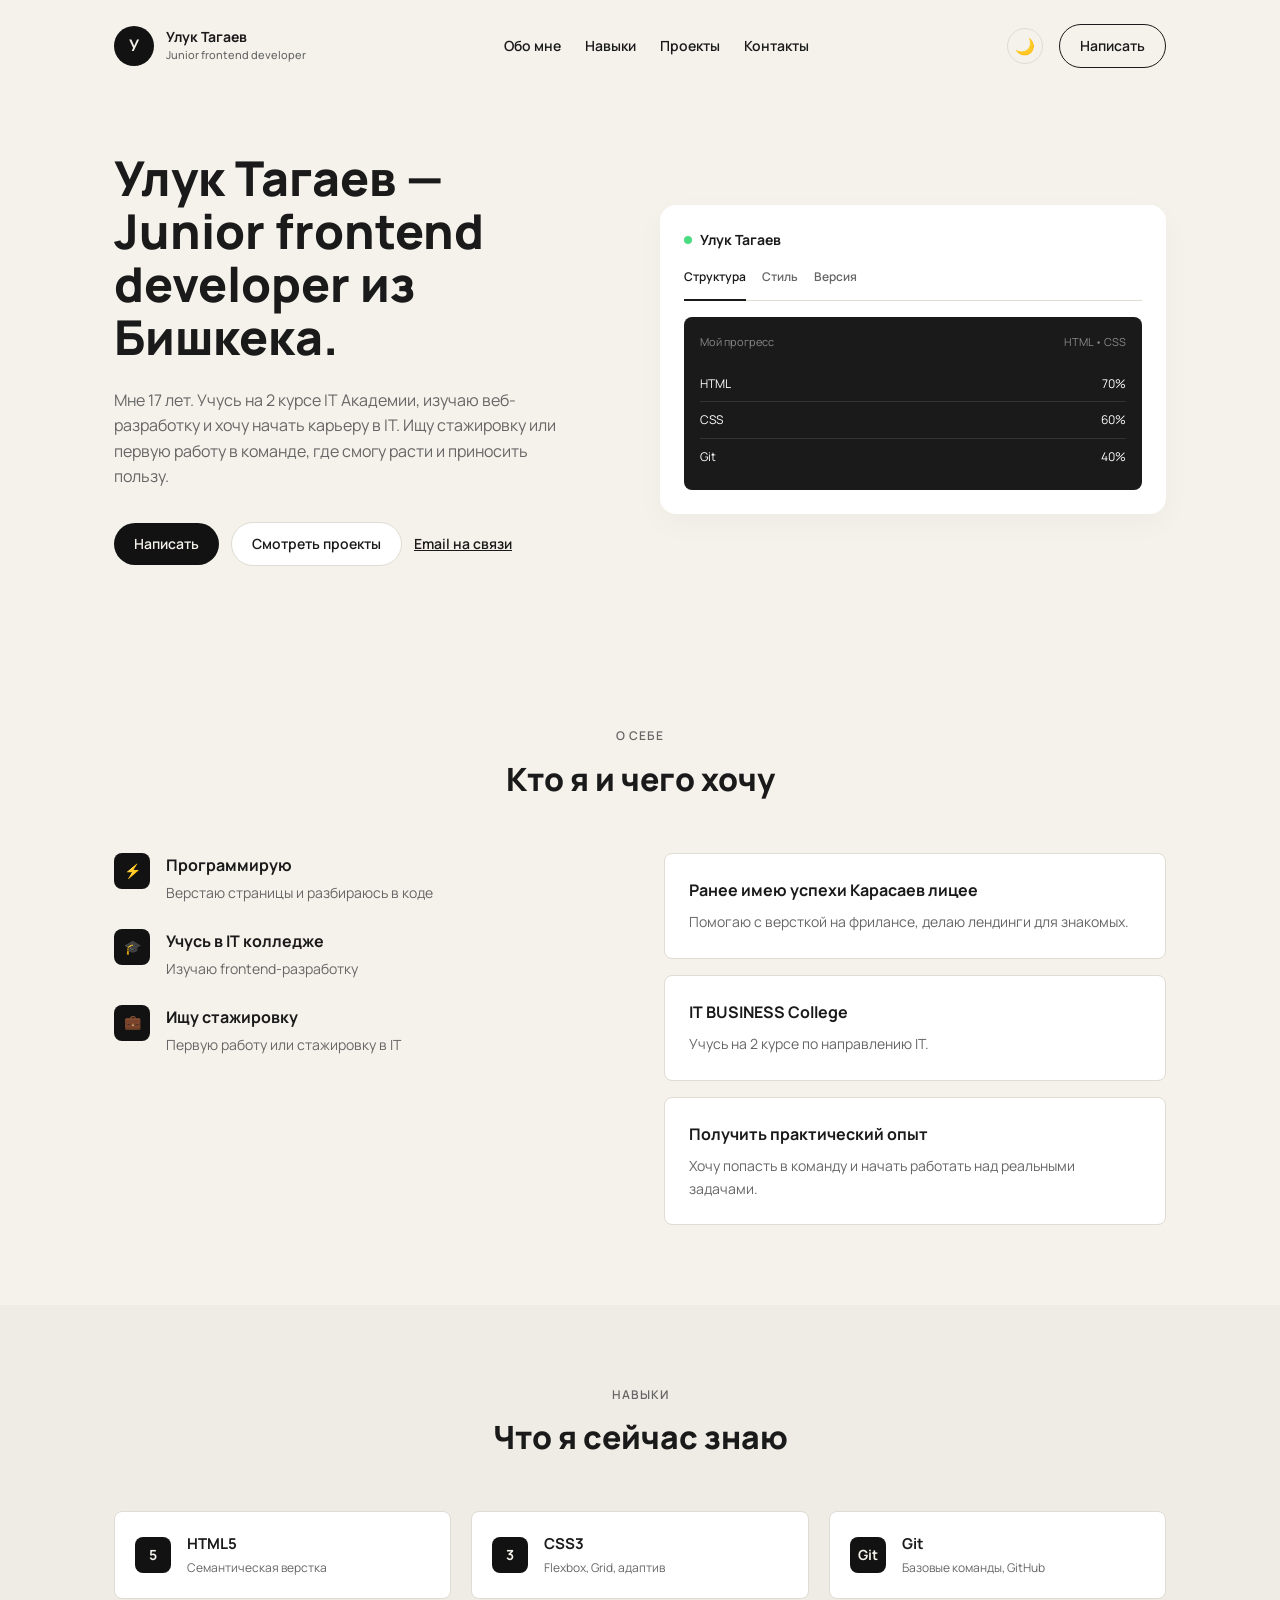
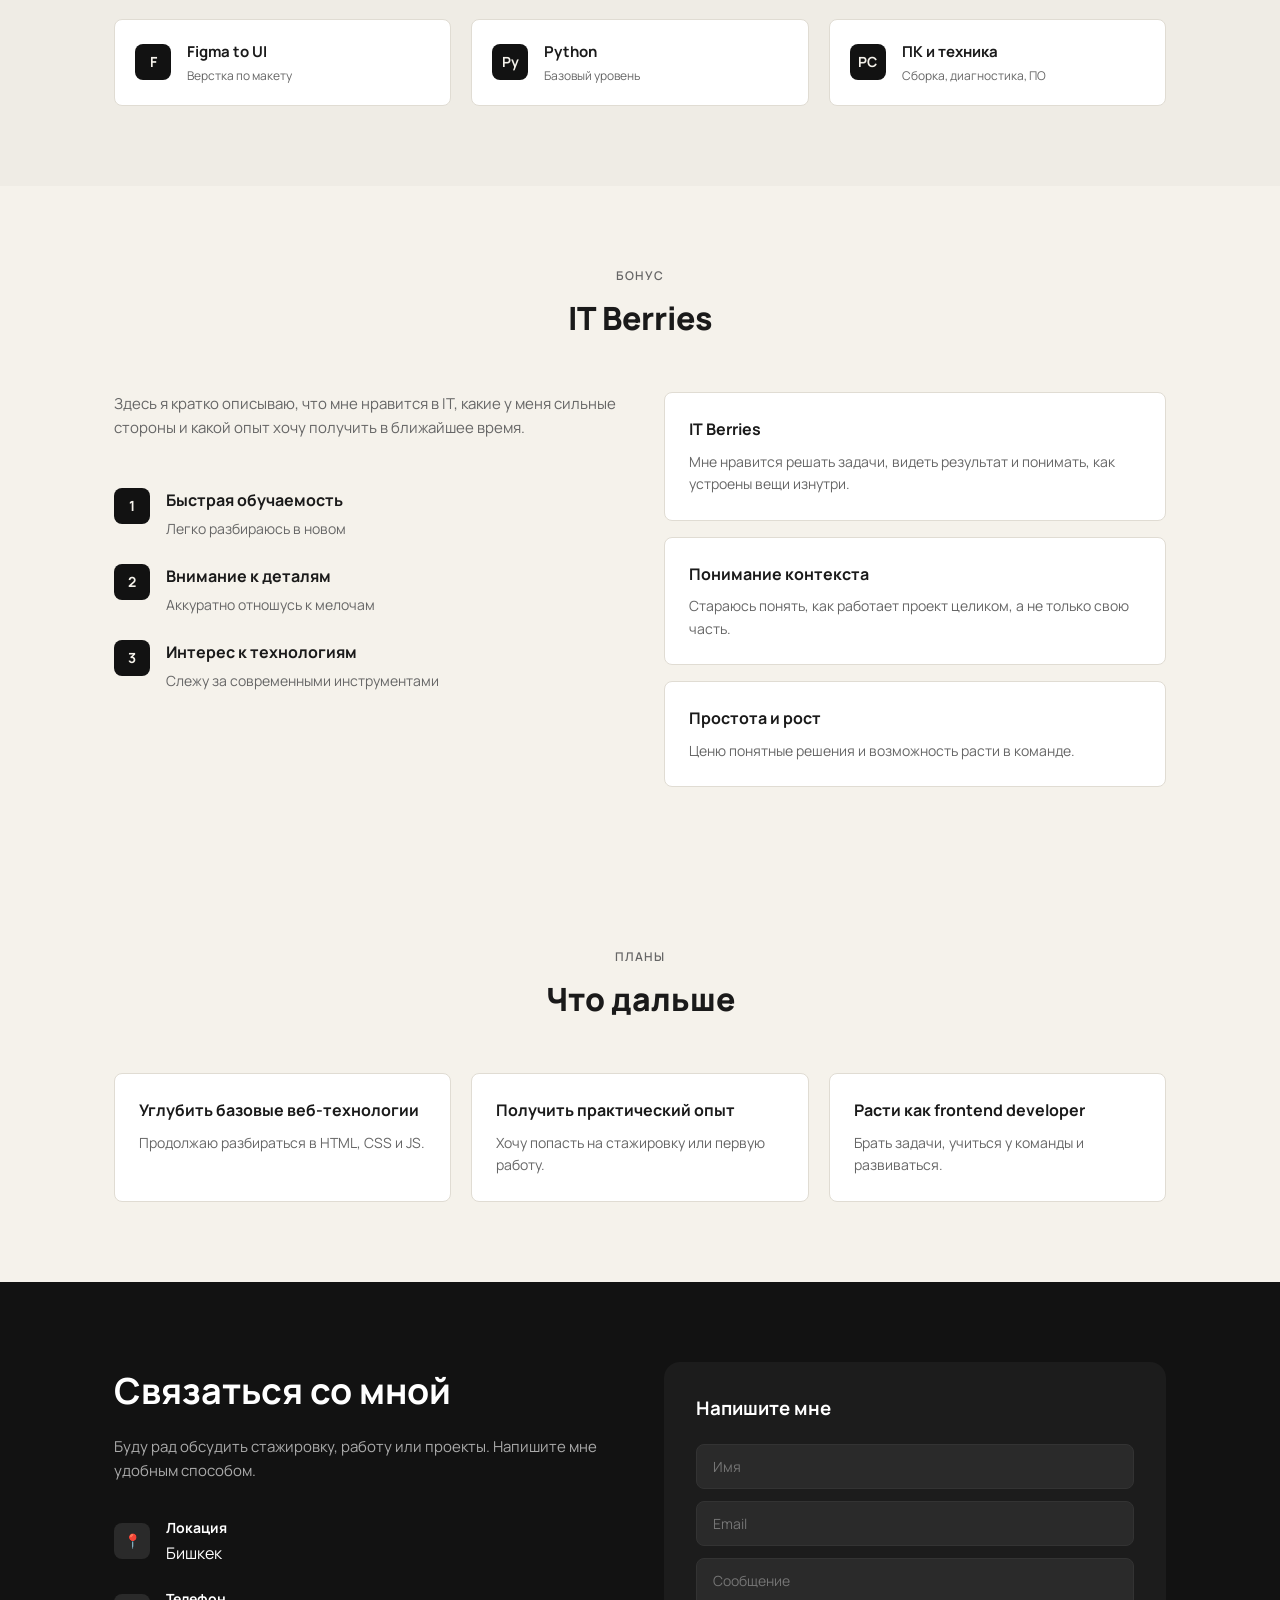
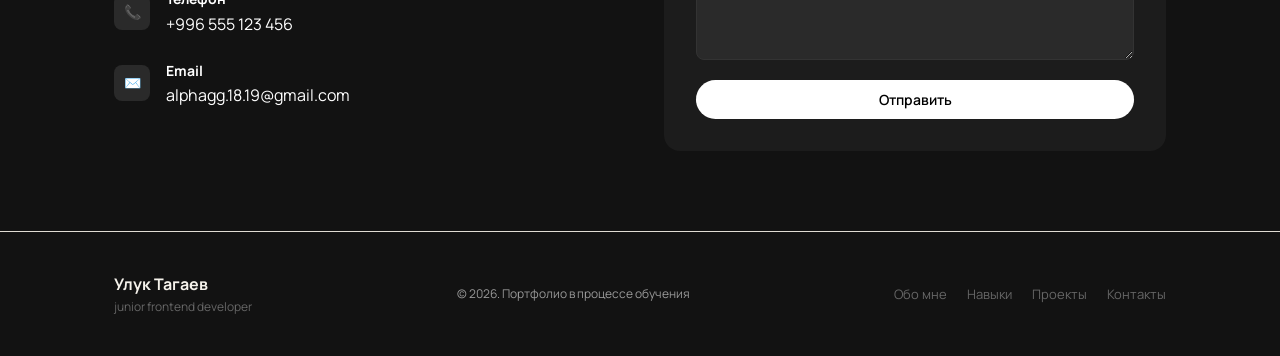
<file: index.html>
<!DOCTYPE html>
<html lang="ru">
  <head>
    <meta charset="UTF-8" />
    <meta name="viewport" content="width=device-width, initial-scale=1.0" />
    <title>Улук Тагаев — Junior Frontend Developer</title>
    <link rel="stylesheet" href="style.css" />
    <link rel="preconnect" href="https://fonts.googleapis.com" />
    <link rel="preconnect" href="https://fonts.gstatic.com" crossorigin />
    <link
      href="https://fonts.googleapis.com/css2?family=Manrope:wght@400;500;600;700;800&display=swap"
      rel="stylesheet"
    />
<link rel="icon" href="data:image/svg+xml,<svg xmlns=%22http://www.w3.org/2000/svg%22 viewBox=%220 0 100 100%22><text y=%22.9em%22 font-size=%2290%22>💻</text></svg>">
  </head>
  <body>
    <header class="header">
      <div class="container header-inner">
        <div class="logo">
          <span class="logo-icon">У</span>
          <span class="logo-text"
            >Улук Тагаев<br /><small>Junior frontend developer</small></span
          >
        </div>
        <button class="burger" id="burgerBtn">☰</button>
        <nav class="nav" id="mainNav">
          <a href="#about">Обо мне</a>
          <a href="#skills">Навыки</a>
          <a href="#projects">Проекты</a>
          <a href="#contacts">Контакты</a>
        </nav>
        <div class="header-actions">
          <button class="theme-toggle" id="themeToggle">🌙</button>
          <a href="#contacts" class="btn btn-outline">Написать</a>
        </div>
      </div>
    </header>

    <main>
      <section class="hero reveal">
        <div class="container hero-grid">
          <div class="hero-content">
            <h1>
              Улук Тагаев —<br />Junior frontend<br />developer из<br />Бишкека.
            </h1>
            <p>
              Мне 17 лет. Учусь на 2 курсе IT Академии, изучаю веб-разработку и
              хочу начать карьеру в IT. Ищу стажировку или первую работу в
              команде, где смогу расти и приносить пользу.
            </p>
            <div class="hero-buttons">
              <a href="#contacts" class="btn btn-dark">Написать</a>
              <a href="#projects" class="btn btn-light">Смотреть проекты</a>
              <a href="#" class="btn btn-link">Email на связи</a>
            </div>
          </div>
          <div class="hero-card">
            <div class="hero-card-header">
              <span class="status-dot"></span> Улук Тагаев
            </div>
            <div class="hero-card-tabs">
              <span class="active">Структура</span>
              <span>Стиль</span>
              <span>Версия</span>
            </div>
            <div class="hero-card-body">
              <div class="mock-window">
                <div class="mock-window-header">
                  <span>Мой прогресс</span>
                  <span>HTML • CSS</span>
                </div>
                <div class="mock-window-content">
                  <div class="mock-line">
                    <span>HTML</span> <span>70%</span>
                  </div>
                  <div class="mock-line"><span>CSS</span> <span>60%</span></div>
                  <div class="mock-line"><span>Git</span> <span>40%</span></div>
                </div>
              </div>
            </div>
          </div>
        </div>
      </section>

      <section id="about" class="section reveal">
        <div class="container">
          <div class="section-title-center">
            <span class="subtitle">О себе</span>
            <h2>Кто я и чего хочу</h2>
          </div>
          <div class="split-layout">
            <div class="split-left">
              <div class="list-item">
                <div class="icon-box">⚡</div>
                <div>
                  <h4>Программирую</h4>
                  <p>Верстаю страницы и разбираюсь в коде</p>
                </div>
              </div>
              <div class="list-item">
                <div class="icon-box">🎓</div>
                <div>
                  <h4>Учусь в IT колледже</h4>
                  <p>Изучаю frontend-разработку</p>
                </div>
              </div>
              <div class="list-item">
                <div class="icon-box">💼</div>
                <div>
                  <h4>Ищу стажировку</h4>
                  <p>Первую работу или стажировку в IT</p>
                </div>
              </div>
            </div>
            <div class="split-right">
              <div class="card">
                <h4>Ранее имею успехи Карасаев лицее</h4>
                <p>
                  Помогаю с версткой на фрилансе, делаю лендинги для знакомых.
                </p>
              </div>
              <div class="card">
                <h4>IT BUSINESS College</h4>
                <p>Учусь на 2 курсе по направлению IT.</p>
              </div>
              <div class="card">
                <h4>Получить практический опыт</h4>
                <p>
                  Хочу попасть в команду и начать работать над реальными
                  задачами.
                </p>
              </div>
            </div>
          </div>
        </div>
      </section>
      <section id="skills" class="section bg-light reveal">
        <div class="container">
          <div class="section-title-center">
            <span class="subtitle">Навыки</span>
            <h2>Что я сейчас знаю</h2>
          </div>
          <div class="grid-3">
            <div class="skill-card">
              <div class="icon-box">5</div>
              <div>
                <h4>HTML5</h4>
                <p>Семантическая верстка</p>
              </div>
            </div>
            <div class="skill-card">
              <div class="icon-box">3</div>
              <div>
                <h4>CSS3</h4>
                <p>Flexbox, Grid, адаптив</p>
              </div>
            </div>
            <div class="skill-card">
              <div class="icon-box">Git</div>
              <div>
                <h4>Git</h4>
                <p>Базовые команды, GitHub</p>
              </div>
            </div>
            <div class="skill-card">
              <div class="icon-box">F</div>
              <div>
                <h4>Figma to UI</h4>
                <p>Верстка по макету</p>
              </div>
            </div>
            <div class="skill-card">
              <div class="icon-box">Py</div>
              <div>
                <h4>Python</h4>
                <p>Базовый уровень</p>
              </div>
            </div>
            <div class="skill-card">
              <div class="icon-box">PC</div>
              <div>
                <h4>ПК и техника</h4>
                <p>Сборка, диагностика, ПО</p>
              </div>
            </div>
          </div>
        </div>
      </section>

      <section class="section reveal">
        <div class="container">
          <div class="section-title-center">
            <span class="subtitle">Бонус</span>
            <h2>IT Berries</h2>
          </div>
          <div class="split-layout">
            <div class="split-left">
              <p class="text-muted">
                Здесь я кратко описываю, что мне нравится в IT, какие у меня
                сильные стороны и какой опыт хочу получить в ближайшее время.
              </p>
              <div class="list-item">
                <div class="icon-box">1</div>
                <div>
                  <h4>Быстрая обучаемость</h4>
                  <p>Легко разбираюсь в новом</p>
                </div>
              </div>
              <div class="list-item">
                <div class="icon-box">2</div>
                <div>
                  <h4>Внимание к деталям</h4>
                  <p>Аккуратно отношусь к мелочам</p>
                </div>
              </div>
              <div class="list-item">
                <div class="icon-box">3</div>
                <div>
                  <h4>Интерес к технологиям</h4>
                  <p>Слежу за современными инструментами</p>
                </div>
              </div>
            </div>
            <div class="split-right">
              <div class="card">
                <h4>IT Berries</h4>
                <p>
                  Мне нравится решать задачи, видеть результат и понимать, как
                  устроены вещи изнутри.
                </p>
              </div>
              <div class="card">
                <h4>Понимание контекста</h4>
                <p>
                  Стараюсь понять, как работает проект целиком, а не только свою
                  часть.
                </p>
              </div>
              <div class="card">
                <h4>Простота и рост</h4>
                <p>Ценю понятные решения и возможность расти в команде.</p>
              </div>
            </div>
          </div>
        </div>
      </section>

      <section class="section reveal">
        <div class="container">
          <div class="section-title-center">
            <span class="subtitle">Планы</span>
            <h2>Что дальше</h2>
          </div>
          <div class="grid-3">
            <div class="card">
              <h4>Углубить базовые веб-технологии</h4>
              <p>Продолжаю разбираться в HTML, CSS и JS.</p>
            </div>
            <div class="card">
              <h4>Получить практический опыт</h4>
              <p>Хочу попасть на стажировку или первую работу.</p>
            </div>
            <div class="card">
              <h4>Расти как frontend developer</h4>
              <p>Брать задачи, учиться у команды и развиваться.</p>
            </div>
          </div>
        </div>
      </section>

      <section id="contacts" class="section section-dark reveal">
        <div class="container contact-grid">
          <div class="contact-info">
            <h2>Связаться со мной</h2>
            <p>
              Буду рад обсудить стажировку, работу или проекты. Напишите мне
              удобным способом.
            </p>
            <div class="contact-details">
              <div class="contact-item">
                <span class="icon-box">📍</span>
                <div><strong>Локация</strong><br />Бишкек</div>
              </div>
              <div class="contact-item">
                <span class="icon-box">📞</span>
                <div><strong>Телефон</strong><br />+996 555 123 456</div>
              </div>
              <div class="contact-item">
                <span class="icon-box">✉️</span>
                <div><strong>Email</strong><br />alphagg.18.19@gmail.com</div>
              </div>
            </div>
          </div>
          <div class="contact-form-wrapper">
            <h3>Напишите мне</h3>
            <form class="contact-form" id="contactForm" novalidate>
              <div class="input-group">
                <input type="text" id="nameInput" placeholder="Имя" />
                <span class="error-msg" id="nameError"></span>
              </div>
              <div class="input-group">
                <input type="email" id="emailInput" placeholder="Email" />
                <span class="error-msg" id="emailError"></span>
              </div>
              <div class="input-group">
                <textarea
                  id="messageInput"
                  placeholder="Сообщение"
                  rows="4"
                ></textarea>
                <span class="error-msg" id="messageError"></span>
              </div>
              <button type="submit" class="btn btn-light" id="submitBtn">
                Отправить
              </button>
              <div class="form-success" id="formSuccess">
                Сообщение успешно отправлено!
              </div>
            </form>
          </div>
        </div>
      </section>
    </main>

    <footer class="footer">
      <div class="container footer-inner">
        <div class="footer-logo">
          <strong>Улук Тагаев</strong>
          <span>junior frontend developer</span>
        </div>
        <div class="footer-copy">© 2026. Портфолио в процессе обучения</div>
        <div class="footer-links">
          <a href="#about">Обо мне</a>
          <a href="#skills">Навыки</a>
          <a href="#projects">Проекты</a>
          <a href="#contacts">Контакты</a>
        </div>
      </div>
    </footer>
    <script src="script.js"></script>
  </body>
</html>
</file>
<file: style.css>
:root {
  --bg-main: #f5f2eb;
  --bg-white: #ffffff;
  --bg-dark: #121212;
  --text-main: #1a1a1a;
  --text-muted: #666666;
  --text-light: #999999;
  --border-color: #e0dcd3;
  --radius: 16px;
  --radius-sm: 8px;
  --font-main: "Manrope", sans-serif;
}

body.dark-theme {
  --bg-main: #121212;
  --bg-white: #1e1e1e;
  --bg-dark: #f5f2eb;
  --text-main: #f5f2eb;
  --text-muted: #a0a0a0;
  --text-light: #777777;
  --border-color: #333333;
}

* {
  margin: 0;
  padding: 0;
  box-sizing: border-box;
}

html {
  scroll-behavior: smooth;
}

body {
  font-family: var(--font-main);
  background-color: var(--bg-main);
  color: var(--text-main);
  line-height: 1.6;
  transition: background-color 0.3s, color 0.3s;
}

.container {
  max-width: 1100px;
  margin: 0 auto;
  padding: 0 24px;
}

.header {
  padding: 24px 0;
  position: sticky;
  top: 0;
  background-color: var(--bg-main);
  z-index: 100;
  transition: background-color 0.3s;
}

.header-inner {
  display: flex;
  justify-content: space-between;
  align-items: center;
  position: relative;
}

.logo {
  display: flex;
  align-items: center;
  gap: 12px;
}
.logo-icon {
  display: flex;
  align-items: center;
  justify-content: center;
  width: 40px;
  height: 40px;
  background-color: var(--bg-dark);
  color: var(--bg-main);
  border-radius: 50%;
  font-weight: 700;
  transition: background-color 0.3s, color 0.3s;
}
.logo-text {
  font-size: 14px;
  font-weight: 700;
  line-height: 1.2;
}
.logo-text small {
  font-size: 11px;
  color: var(--text-muted);
  font-weight: 500;
}

.nav {
  display: flex;
  gap: 24px;
}
.nav a {
  text-decoration: none;
  color: var(--text-main);
  font-size: 14px;
  font-weight: 600;
  transition: opacity 0.2s;
}
.nav a:hover {
  opacity: 0.7;
}

.header-actions {
  display: flex;
  align-items: center;
  gap: 16px;
}

.theme-toggle {
  background: none;
  border: 1px solid var(--border-color);
  border-radius: 50%;
  width: 36px;
  height: 36px;
  cursor: pointer;
  font-size: 16px;
  display: flex;
  align-items: center;
  justify-content: center;
  transition: background 0.3s, border-color 0.3s;
}

.burger {
  display: none;
  background: none;
  border: none;
  font-size: 24px;
  cursor: pointer;
  color: var(--text-main);
}

.btn {
  display: inline-flex;
  align-items: center;
  justify-content: center;
  padding: 10px 20px;
  border-radius: 30px;
  font-size: 14px;
  font-weight: 600;
  text-decoration: none;
  cursor: pointer;
  transition: all 0.2s;
  border: none;
  font-family: var(--font-main);
}

.btn-outline {
  border: 1px solid var(--text-main);
  color: var(--text-main);
  background: transparent;
}
.btn-outline:hover {
  background: var(--text-main);
  color: var(--bg-main);
}
.btn-dark {
  background: var(--bg-dark);
  color: var(--bg-main);
}
.btn-dark:hover {
  background: #333;
}
body.dark-theme .btn-dark {
  background: var(--text-main);
  color: #121212;
}
body.dark-theme .btn-dark:hover {
  background: #ccc;
}

.btn-light {
  background: var(--bg-white);
  color: var(--text-main);
  border: 1px solid var(--border-color);
}
.btn-light:hover {
  background: var(--bg-main);
}
.btn-link {
  background: transparent;
  color: var(--text-main);
  text-decoration: underline;
  padding: 10px 0;
}

/* --- HERO --- */
.hero {
  padding: 60px 0 80px;
}
.hero-grid {
  display: grid;
  grid-template-columns: 1fr 1fr;
  gap: 40px;
  align-items: center;
}
.hero-content h1 {
  font-size: 48px;
  line-height: 1.1;
  font-weight: 800;
  margin-bottom: 24px;
}
.hero-content p {
  font-size: 16px;
  color: var(--text-muted);
  margin-bottom: 32px;
  max-width: 90%;
}
.hero-buttons {
  display: flex;
  gap: 12px;
  align-items: center;
  flex-wrap: wrap;
}

.hero-card {
  background: var(--bg-white);
  border-radius: var(--radius);
  padding: 24px;
  box-shadow: 0 10px 30px rgba(0, 0, 0, 0.03);
  transition: background-color 0.3s;
}
.hero-card-header {
  font-weight: 700;
  font-size: 14px;
  display: flex;
  align-items: center;
  gap: 8px;
  margin-bottom: 16px;
}
.status-dot {
  width: 8px;
  height: 8px;
  background: #4ade80;
  border-radius: 50%;
}
.hero-card-tabs {
  display: flex;
  gap: 16px;
  font-size: 12px;
  font-weight: 600;
  color: var(--text-muted);
  margin-bottom: 16px;
  border-bottom: 1px solid var(--border-color);
  padding-bottom: 12px;
}
.hero-card-tabs .active {
  color: var(--text-main);
  border-bottom: 2px solid var(--text-main);
  padding-bottom: 12px;
  margin-bottom: -13px;
}
.mock-window {
  background: #1a1a1a;
  border-radius: var(--radius-sm);
  padding: 16px;
  color: #fff;
}
.mock-window-header {
  display: flex;
  justify-content: space-between;
  font-size: 11px;
  color: #888;
  margin-bottom: 16px;
}
.mock-line {
  display: flex;
  justify-content: space-between;
  font-size: 12px;
  padding: 8px 0;
  border-bottom: 1px solid #333;
}
.mock-line:last-child {
  border-bottom: none;
}

/* --- SECTIONS --- */
.section {
  padding: 80px 0;
}
.section-dark {
  background: #121212;
  color: #ffffff;
}
body.dark-theme .section-dark {
  background: #000000;
}
.bg-light {
  background: #efece5;
  transition: background-color 0.3s;
}
body.dark-theme .bg-light {
  background: #181818;
}

.section-title-center {
  text-align: center;
  margin-bottom: 48px;
}
.subtitle {
  display: block;
  font-size: 12px;
  text-transform: uppercase;
  letter-spacing: 1px;
  color: var(--text-muted);
  margin-bottom: 8px;
  font-weight: 600;
}
.section-title-center h2 {
  font-size: 32px;
  font-weight: 800;
}

.split-layout {
  display: grid;
  grid-template-columns: 1fr 1fr;
  gap: 48px;
}
.split-left {
  display: flex;
  flex-direction: column;
  gap: 24px;
}
.list-item {
  display: flex;
  gap: 16px;
  align-items: flex-start;
}
.icon-box {
  display: flex;
  align-items: center;
  justify-content: center;
  width: 36px;
  height: 36px;
  background: var(--bg-dark);
  color: var(--bg-main);
  border-radius: 8px;
  font-size: 14px;
  font-weight: 700;
  flex-shrink: 0;
  transition: background-color 0.3s, color 0.3s;
}
.list-item h4 {
  font-size: 16px;
  margin-bottom: 4px;
}
.list-item p {
  font-size: 14px;
  color: var(--text-muted);
}

.split-right {
  display: flex;
  flex-direction: column;
  gap: 16px;
}
.card {
  background: var(--bg-white);
  border: 1px solid var(--border-color);
  border-radius: var(--radius-sm);
  padding: 24px;
  transition: background-color 0.3s, border-color 0.3s;
}
.card h4 {
  font-size: 16px;
  margin-bottom: 8px;
}
.card p {
  font-size: 14px;
  color: var(--text-muted);
}

.grid-3 {
  display: grid;
  grid-template-columns: repeat(3, 1fr);
  gap: 20px;
}
.skill-card {
  background: var(--bg-white);
  border: 1px solid var(--border-color);
  border-radius: var(--radius-sm);
  padding: 20px;
  display: flex;
  align-items: center;
  gap: 16px;
  transition: background-color 0.3s, border-color 0.3s;
}
.skill-card h4 {
  font-size: 15px;
  margin-bottom: 2px;
}
.skill-card p {
  font-size: 12px;
  color: var(--text-muted);
}
.text-muted {
  font-size: 15px;
  color: var(--text-muted);
  margin-bottom: 24px;
}

/* --- CONTACTS --- */
.contact-grid {
  display: grid;
  grid-template-columns: 1fr 1fr;
  gap: 48px;
}
.contact-info h2 {
  font-size: 36px;
  margin-bottom: 16px;
}
.contact-info p {
  color: #aaa;
  margin-bottom: 32px;
  font-size: 15px;
}
.contact-item {
  display: flex;
  gap: 16px;
  align-items: center;
  margin-bottom: 20px;
}
.contact-item .icon-box {
  background: #2a2a2a;
  color: #fff;
}
.contact-item strong {
  font-size: 14px;
}

.contact-form-wrapper {
  background: #1c1c1c;
  padding: 32px;
  border-radius: var(--radius);
}
.contact-form-wrapper h3 {
  margin-bottom: 20px;
}
.contact-form {
  display: flex;
  flex-direction: column;
  gap: 12px;
}
.input-group {
  display: flex;
  flex-direction: column;
}

.contact-form input,
.contact-form textarea {
  width: 100%;
  padding: 12px 16px;
  background: #2a2a2a;
  border: 1px solid #333;
  border-radius: var(--radius-sm);
  color: #fff;
  font-family: var(--font-main);
  font-size: 14px;
  outline: none;
  transition: border-color 0.3s;
}
.contact-form input:focus,
.contact-form textarea:focus {
  border-color: #555;
}
.contact-form input.error,
.contact-form textarea.error {
  border-color: #ff4d4f;
}

.error-msg {
  color: #ff4d4f;
  font-size: 12px;
  margin-top: 4px;
  display: none;
}
.error-msg.visible {
  display: block;
}

.form-success {
  display: none;
  background: #4ade80;
  color: #000;
  padding: 12px;
  border-radius: var(--radius-sm);
  text-align: center;
  font-size: 14px;
  font-weight: 600;
  margin-top: 10px;
}
.form-success.visible {
  display: block;
}

.contact-form .btn-light {
  margin-top: 8px;
  border: none;
  background: #fff;
  color: #000;
  width: 100%;
}
.contact-form .btn-light:hover {
  background: #ddd;
}

.footer {
  padding: 40px 0;
  border-top: 1px solid var(--border-color);
  background: var(--bg-dark);
  color: var(--bg-main);
  transition: background-color 0.3s;
}
body.dark-theme .footer {
  background: #000;
  color: #fff;
  border-top-color: #333;
}
.footer-inner {
  display: flex;
  justify-content: space-between;
  align-items: center;
  flex-wrap: wrap;
  gap: 20px;
}
.footer-logo {
  display: flex;
  flex-direction: column;
}
.footer-logo span {
  font-size: 12px;
  color: var(--text-muted);
}
.footer-copy {
  font-size: 12px;
  color: var(--text-light);
}
.footer-links {
  display: flex;
  gap: 20px;
}
.footer-links a {
  color: var(--text-muted);
  text-decoration: none;
  font-size: 13px;
  transition: color 0.3s;
}
.footer-links a:hover {
  color: var(--text-main);
}

.reveal {
  opacity: 0;
  transform: translateY(40px);
  transition: all 0.8s ease-out;
}
.reveal.active {
  opacity: 1;
  transform: translateY(0);
}

@media (max-width: 900px) {
  .hero-grid,
  .split-layout,
  .contact-grid {
    grid-template-columns: 1fr;
    gap: 32px;
  }
  .grid-3 {
    grid-template-columns: 1fr 1fr;
  }
  .hero-content h1 {
    font-size: 36px;
  }
}

@media (max-width: 768px) {
  .header-inner {
    flex-wrap: wrap;
  }

  .burger {
    display: block;
    order: 2;
  }

  .nav {
    order: 4;
    width: 100%;
    display: none;
    flex-direction: column;
    gap: 16px;
    background: var(--bg-main);
    padding: 20px 0;
    border-top: 1px solid var(--border-color);
  }
  .nav.active {
    display: flex;
  }

  .header-actions {
    order: 3;
    margin-left: auto;
    margin-right: 15px;
  }

  .grid-3 {
    grid-template-columns: 1fr;
  }
  .hero-content h1 {
    font-size: 32px;
  }
  .hero-buttons {
    flex-direction: column;
    align-items: stretch;
  }
  .hero-buttons .btn {
    width: 100%;
    text-align: center;
  }
  .footer-inner {
    flex-direction: column;
    text-align: center;
  }
  .footer-links {
    justify-content: center;
    flex-wrap: wrap;
  }
}
</file>
